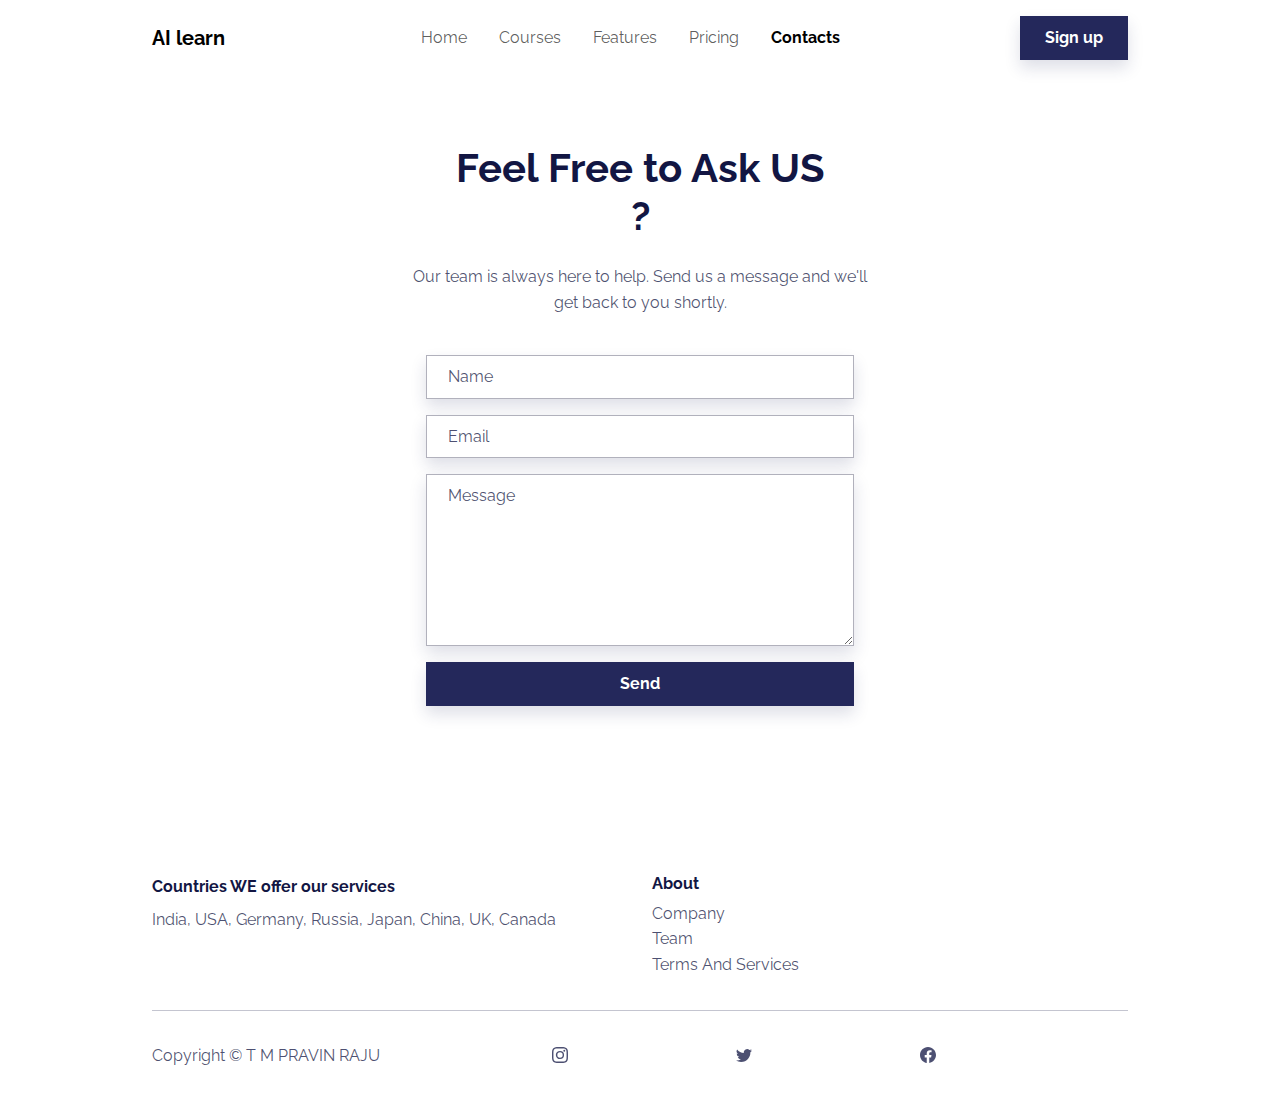
<file: contacts.html>
<!DOCTYPE html>
<html data-bs-theme="light" lang="en">

<head>
    <meta charset="utf-8">
    <meta name="viewport" content="width=device-width, initial-scale=1.0, shrink-to-fit=no">
    <title>Contact</title>
    <link rel="stylesheet" href="assets/bootstrap/css/bootstrap.min.css">
    <link rel="stylesheet" href="https://fonts.googleapis.com/css?family=Raleway:300italic,400italic,600italic,700italic,800italic,400,300,600,700,800&amp;display=swap">
    <link rel="stylesheet" href="assets/css/bs-theme-overrides.css">
    <link rel="stylesheet" href="assets/css/Articles-Cards-images.css">
</head>

<body>
    <nav class="navbar navbar-expand-md fixed-top navbar-shrink py-3 navbar-light" id="mainNav">
        <div class="container"><a class="navbar-brand d-flex align-items-center" href="/"><span>AI learn</span></a><button data-bs-toggle="collapse" class="navbar-toggler" data-bs-target="#navcol-1"><span class="visually-hidden">Toggle navigation</span><span class="navbar-toggler-icon"></span></button>
            <div class="collapse navbar-collapse" id="navcol-1">
                <ul class="navbar-nav mx-auto">
                    <li class="nav-item"><a class="nav-link" href="index.html">Home</a></li>
                    <li class="nav-item"><a class="nav-link" href="features.html">Courses</a></li>
                    <li class="nav-item"><a class="nav-link" href="integrations.html">Features</a></li>
                    <li class="nav-item"><a class="nav-link" href="pricing.html">Pricing</a></li>
                    <li class="nav-item"><a class="nav-link active" href="contacts.html">Contacts</a></li>
                </ul><a class="btn btn-primary shadow" role="button" href="signup.html">Sign up</a>
            </div>
        </div>
    </nav>
    <section class="py-5 mt-5">
        <div class="container py-5">
            <div class="row">
                <div class="col-md-8 col-xl-6 text-center mx-auto">
                    <h2 class="display-6 fw-bold mb-4">Feel Free to Ask US<br>?</h2>
                    <p class="text-muted">Our team is always here to help. Send us a message and we'll get back to you shortly.</p>
                </div>
            </div>
            <div class="row d-flex justify-content-center">
                <div class="col-md-6">
                    <div>
                        <form class="p-3 p-xl-4" method="post" data-bs-theme="light">
                            <div class="mb-3"><input class="shadow form-control" type="text" id="name-1" name="name" placeholder="Name"></div>
                            <div class="mb-3"><input class="shadow form-control" type="email" id="email-1" name="email" placeholder="Email"></div>
                            <div class="mb-3"><textarea class="shadow form-control" id="message-1" name="message" rows="6" placeholder="Message"></textarea></div>
                            <div><button class="btn btn-primary shadow d-block w-100" type="submit">Send </button></div>
                        </form>
                    </div>
                </div>
            </div>
        </div>
    </section>
    <footer>
        <div class="container py-4 py-lg-5">
            <div class="row row-cols-2 row-cols-md-4">
                <div class="col-12 col-md-3 col-lg-6">
                    <div class="fw-bold d-flex align-items-center mb-2"><span>Countries WE offer our services</span></div>
                    <p class="text-muted">India, USA, Germany, Russia, Japan, China, UK, Canada</p>
                </div>
                <div class="col-sm-4 col-md-3 col-lg-5 text-lg-start d-flex flex-column">
                    <h3 class="fs-6 fw-bold">About</h3>
                    <ul class="list-unstyled">
                        <li><a href="#">Company</a></li>
                        <li><a href="#">Team</a></li>
                        <li><a href="#">Terms And Services</a></li>
                    </ul>
                </div>
            </div>
            <hr>
            <div class="text-muted d-flex justify-content-between align-items-center pt-3">
                <p class="mb-0">Copyright © T M PRAVIN RAJU&nbsp;</p><svg xmlns="http://www.w3.org/2000/svg" width="1em" height="1em" fill="currentColor" viewBox="0 0 16 16" class="bi bi-instagram">
                    <path d="M8 0C5.829 0 5.556.01 4.703.048 3.85.088 3.269.222 2.76.42a3.917 3.917 0 0 0-1.417.923A3.927 3.927 0 0 0 .42 2.76C.222 3.268.087 3.85.048 4.7.01 5.555 0 5.827 0 8.001c0 2.172.01 2.444.048 3.297.04.852.174 1.433.372 1.942.205.526.478.972.923 1.417.444.445.89.719 1.416.923.51.198 1.09.333 1.942.372C5.555 15.99 5.827 16 8 16s2.444-.01 3.298-.048c.851-.04 1.434-.174 1.943-.372a3.916 3.916 0 0 0 1.416-.923c.445-.445.718-.891.923-1.417.197-.509.332-1.09.372-1.942C15.99 10.445 16 10.173 16 8s-.01-2.445-.048-3.299c-.04-.851-.175-1.433-.372-1.941a3.926 3.926 0 0 0-.923-1.417A3.911 3.911 0 0 0 13.24.42c-.51-.198-1.092-.333-1.943-.372C10.443.01 10.172 0 7.998 0h.003zm-.717 1.442h.718c2.136 0 2.389.007 3.232.046.78.035 1.204.166 1.486.275.373.145.64.319.92.599.28.28.453.546.598.92.11.281.24.705.275 1.485.039.843.047 1.096.047 3.231s-.008 2.389-.047 3.232c-.035.78-.166 1.203-.275 1.485a2.47 2.47 0 0 1-.599.919c-.28.28-.546.453-.92.598-.28.11-.704.24-1.485.276-.843.038-1.096.047-3.232.047s-2.39-.009-3.233-.047c-.78-.036-1.203-.166-1.485-.276a2.478 2.478 0 0 1-.92-.598 2.48 2.48 0 0 1-.6-.92c-.109-.281-.24-.705-.275-1.485-.038-.843-.046-1.096-.046-3.233 0-2.136.008-2.388.046-3.231.036-.78.166-1.204.276-1.486.145-.373.319-.64.599-.92.28-.28.546-.453.92-.598.282-.11.705-.24 1.485-.276.738-.034 1.024-.044 2.515-.045v.002zm4.988 1.328a.96.96 0 1 0 0 1.92.96.96 0 0 0 0-1.92zm-4.27 1.122a4.109 4.109 0 1 0 0 8.217 4.109 4.109 0 0 0 0-8.217zm0 1.441a2.667 2.667 0 1 1 0 5.334 2.667 2.667 0 0 1 0-5.334"></path>
                </svg><svg xmlns="http://www.w3.org/2000/svg" width="1em" height="1em" fill="currentColor" viewBox="0 0 16 16" class="bi bi-twitter">
                    <path d="M5.026 15c6.038 0 9.341-5.003 9.341-9.334 0-.14 0-.282-.006-.422A6.685 6.685 0 0 0 16 3.542a6.658 6.658 0 0 1-1.889.518 3.301 3.301 0 0 0 1.447-1.817 6.533 6.533 0 0 1-2.087.793A3.286 3.286 0 0 0 7.875 6.03a9.325 9.325 0 0 1-6.767-3.429 3.289 3.289 0 0 0 1.018 4.382A3.323 3.323 0 0 1 .64 6.575v.045a3.288 3.288 0 0 0 2.632 3.218 3.203 3.203 0 0 1-.865.115 3.23 3.23 0 0 1-.614-.057 3.283 3.283 0 0 0 3.067 2.277A6.588 6.588 0 0 1 .78 13.58a6.32 6.32 0 0 1-.78-.045A9.344 9.344 0 0 0 5.026 15"></path>
                </svg><svg xmlns="http://www.w3.org/2000/svg" width="1em" height="1em" fill="currentColor" viewBox="0 0 16 16" class="bi bi-facebook">
                    <path d="M16 8.049c0-4.446-3.582-8.05-8-8.05C3.58 0-.002 3.603-.002 8.05c0 4.017 2.926 7.347 6.75 7.951v-5.625h-2.03V8.05H6.75V6.275c0-2.017 1.195-3.131 3.022-3.131.876 0 1.791.157 1.791.157v1.98h-1.009c-.993 0-1.303.621-1.303 1.258v1.51h2.218l-.354 2.326H9.25V16c3.824-.604 6.75-3.934 6.75-7.951"></path>
                </svg>
                <ul class="list-inline mb-0">
                    <li class="list-inline-item"></li>
                    <li class="list-inline-item"></li>
                    <li class="list-inline-item"></li>
                </ul>
            </div>
        </div>
    </footer>
    <script src="assets/bootstrap/js/bootstrap.min.js"></script>
    <script src="assets/js/startup-modern.js"></script>
</body>

</html>
</file>
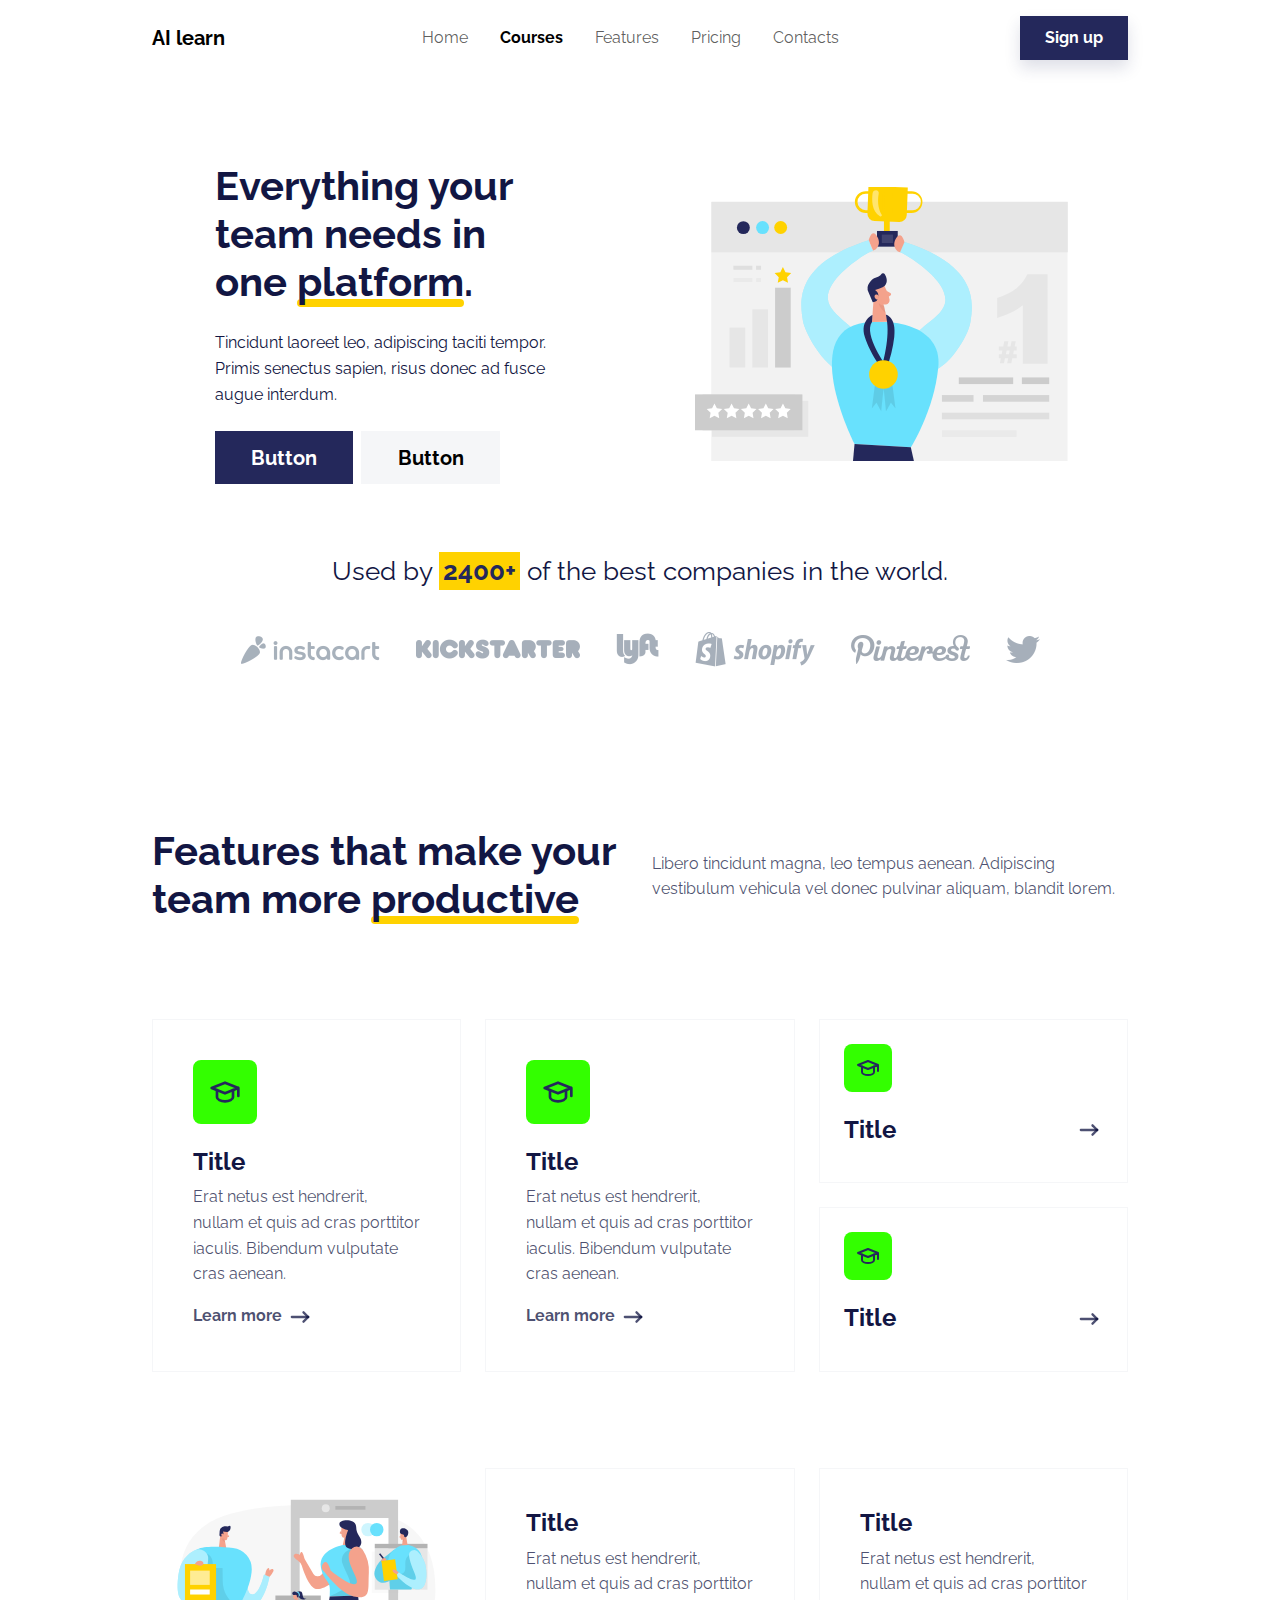
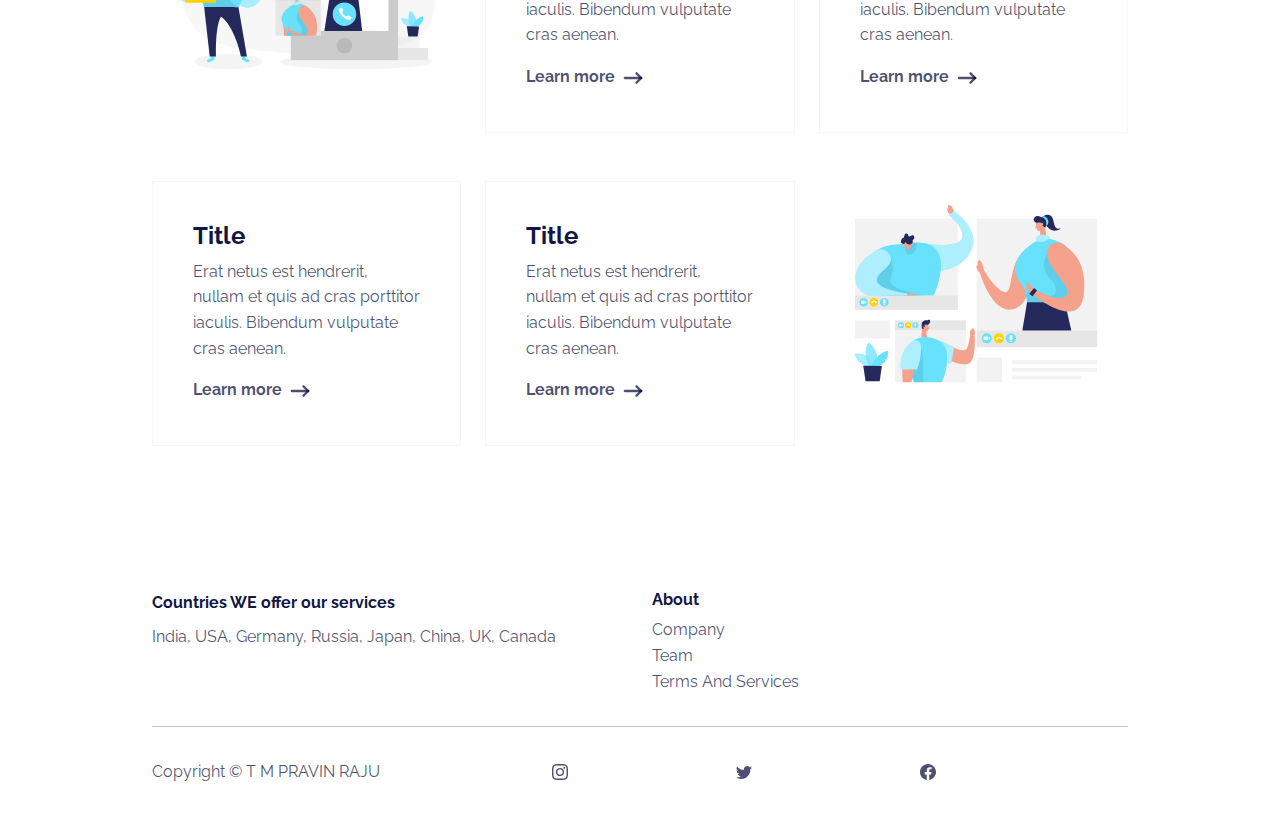
<file: features.html>
<!DOCTYPE html>
<html data-bs-theme="light" lang="en">

<head>
    <meta charset="utf-8">
    <meta name="viewport" content="width=device-width, initial-scale=1.0, shrink-to-fit=no">
    <title>Features - Brand</title>
    <link rel="stylesheet" href="assets/bootstrap/css/bootstrap.min.css">
    <link rel="stylesheet" href="https://fonts.googleapis.com/css?family=Raleway:300italic,400italic,600italic,700italic,800italic,400,300,600,700,800&amp;display=swap">
    <link rel="stylesheet" href="assets/css/bs-theme-overrides.css">
    <link rel="stylesheet" href="assets/css/Articles-Cards-images.css">
</head>

<body>
    <nav class="navbar navbar-expand-md fixed-top navbar-shrink py-3 navbar-light" id="mainNav">
        <div class="container"><a class="navbar-brand d-flex align-items-center" href="/"><span>AI learn</span></a><button data-bs-toggle="collapse" class="navbar-toggler" data-bs-target="#navcol-1"><span class="visually-hidden">Toggle navigation</span><span class="navbar-toggler-icon"></span></button>
            <div class="collapse navbar-collapse" id="navcol-1">
                <ul class="navbar-nav mx-auto">
                    <li class="nav-item"><a class="nav-link" href="index.html">Home</a></li>
                    <li class="nav-item"><a class="nav-link active" href="features.html">Courses</a></li>
                    <li class="nav-item"><a class="nav-link" href="integrations.html">Features</a></li>
                    <li class="nav-item"><a class="nav-link" href="pricing.html">Pricing</a></li>
                    <li class="nav-item"><a class="nav-link" href="contacts.html">Contacts</a></li>
                </ul><a class="btn btn-primary shadow" role="button" href="signup.html">Sign up</a>
            </div>
        </div>
    </nav>
    <section class="py-5 mt-5">
        <div class="container py-4 py-xl-5">
            <div class="row gy-4 gy-md-0">
                <div class="col-md-6 text-center text-md-start d-flex d-sm-flex d-md-flex justify-content-center align-items-center justify-content-md-start align-items-md-center justify-content-xl-center">
                    <div style="max-width: 350px;">
                        <h1 class="display-6 fw-bold mb-4">Everything your team needs in one&nbsp;<span class="underline">platform</span>.</h1>
                        <p class="my-4">Tincidunt laoreet leo, adipiscing taciti tempor. Primis senectus sapien, risus donec ad fusce augue interdum.</p><a class="btn btn-primary btn-lg me-2" role="button" href="#">Button</a><a class="btn btn-light btn-lg" role="button" href="#">Button</a>
                    </div>
                </div>
                <div class="col-md-6">
                    <div><img class="rounded img-fluid w-100 fit-cover" style="min-height: 300px;" src="assets/img/illustrations/ranking.svg"></div>
                </div>
            </div>
            <div class="text-center mt-5">
                <p class="mb-4" style="font-size: 1.6rem;">Used by <span class="text-primary bg-warning p-1"><strong>2400+</strong></span>&nbsp;of the best companies in the world.</p><a href="#"> <img class="m-3" src="assets/img/brands/instacart.png"></a><a href="#"> <img class="m-3" src="assets/img/brands/kickstarter.png"></a><a href="#"> <img class="m-3" src="assets/img/brands/lyft.png"></a><a href="#"> <img class="m-3" src="assets/img/brands/shopify.png"></a><a href="#"> <img class="m-3" src="assets/img/brands/pinterest.png"></a><a href="#"> <img class="m-3" src="assets/img/brands/twitter.png"></a>
            </div>
        </div>
    </section>
    <section>
        <div class="container py-4 py-xl-5">
            <div class="row mb-5">
                <div class="col-md-8 col-xl-6">
                    <h3 class="display-6 fw-bold pb-4 mb-4">Features that make your team more&nbsp;<span class="underline">productive</span></h3>
                </div>
                <div class="col-md-8 col-xl-6 pt-4">
                    <p class="text-muted">Libero tincidunt magna, leo tempus aenean. Adipiscing vestibulum vehicula vel donec pulvinar aliquam, blandit lorem.</p>
                </div>
            </div>
            <div class="row gy-4 row-cols-1 row-cols-md-2 row-cols-xl-3">
                <div class="col">
                    <div class="card border-light border-1 d-flex justify-content-center p-4">
                        <div class="card-body">
                            <div>
                                <div class="bs-icon-lg bs-icon-rounded bs-icon-secondary d-flex flex-shrink-0 justify-content-center align-items-center d-inline-block mb-4 bs-icon"><svg xmlns="http://www.w3.org/2000/svg" width="1em" height="1em" viewBox="0 0 24 24" stroke-width="2" stroke="currentColor" fill="none" stroke-linecap="round" stroke-linejoin="round" class="icon icon-tabler icon-tabler-school">
                                        <path stroke="none" d="M0 0h24v24H0z" fill="none"></path>
                                        <path d="M22 9l-10 -4l-10 4l10 4l10 -4v6"></path>
                                        <path d="M6 10.6v5.4a6 3 0 0 0 12 0v-5.4"></path>
                                    </svg></div>
                                <h4 class="fw-bold">Title</h4>
                                <p class="text-muted">Erat netus est hendrerit, nullam et quis ad cras porttitor iaculis. Bibendum vulputate cras aenean.</p><a class="fw-bold" href="#">Learn more&nbsp;<svg xmlns="http://www.w3.org/2000/svg" width="1em" height="1em" viewBox="0 0 24 24" stroke-width="2" stroke="currentColor" fill="none" stroke-linecap="round" stroke-linejoin="round" class="icon icon-tabler icon-tabler-arrow-narrow-right fs-3">
                                        <path stroke="none" d="M0 0h24v24H0z" fill="none"></path>
                                        <path d="M5 12l14 0"></path>
                                        <path d="M15 16l4 -4"></path>
                                        <path d="M15 8l4 4"></path>
                                    </svg></a>
                            </div>
                        </div>
                    </div>
                </div>
                <div class="col">
                    <div class="card border-light border-1 d-flex justify-content-center p-4">
                        <div class="card-body">
                            <div>
                                <div class="bs-icon-lg bs-icon-rounded bs-icon-secondary d-flex flex-shrink-0 justify-content-center align-items-center d-inline-block mb-4 bs-icon"><svg xmlns="http://www.w3.org/2000/svg" width="1em" height="1em" viewBox="0 0 24 24" stroke-width="2" stroke="currentColor" fill="none" stroke-linecap="round" stroke-linejoin="round" class="icon icon-tabler icon-tabler-school">
                                        <path stroke="none" d="M0 0h24v24H0z" fill="none"></path>
                                        <path d="M22 9l-10 -4l-10 4l10 4l10 -4v6"></path>
                                        <path d="M6 10.6v5.4a6 3 0 0 0 12 0v-5.4"></path>
                                    </svg></div>
                                <h4 class="fw-bold">Title</h4>
                                <p class="text-muted">Erat netus est hendrerit, nullam et quis ad cras porttitor iaculis. Bibendum vulputate cras aenean.</p><a class="fw-bold" href="#">Learn more&nbsp;<svg xmlns="http://www.w3.org/2000/svg" width="1em" height="1em" viewBox="0 0 24 24" stroke-width="2" stroke="currentColor" fill="none" stroke-linecap="round" stroke-linejoin="round" class="icon icon-tabler icon-tabler-arrow-narrow-right fs-3">
                                        <path stroke="none" d="M0 0h24v24H0z" fill="none"></path>
                                        <path d="M5 12l14 0"></path>
                                        <path d="M15 16l4 -4"></path>
                                        <path d="M15 8l4 4"></path>
                                    </svg></a>
                            </div>
                        </div>
                    </div>
                </div>
                <div class="col d-flex justify-content-between flex-xl-column">
                    <div class="card border-light border-1 d-flex flex-grow-1 justify-content-center p-2 me-3 me-xl-0 mb-xl-4">
                        <div class="card-body">
                            <div class="bs-icon-md bs-icon-rounded bs-icon-secondary d-flex flex-shrink-0 justify-content-center align-items-center d-inline-block mb-4 bs-icon"><svg xmlns="http://www.w3.org/2000/svg" width="1em" height="1em" viewBox="0 0 24 24" stroke-width="2" stroke="currentColor" fill="none" stroke-linecap="round" stroke-linejoin="round" class="icon icon-tabler icon-tabler-school">
                                    <path stroke="none" d="M0 0h24v24H0z" fill="none"></path>
                                    <path d="M22 9l-10 -4l-10 4l10 4l10 -4v6"></path>
                                    <path d="M6 10.6v5.4a6 3 0 0 0 12 0v-5.4"></path>
                                </svg></div>
                            <div class="d-flex justify-content-between align-items-center">
                                <h4 class="fw-bold mb-0">Title</h4><a class="fw-bold" href="#"><svg xmlns="http://www.w3.org/2000/svg" width="1em" height="1em" viewBox="0 0 24 24" stroke-width="2" stroke="currentColor" fill="none" stroke-linecap="round" stroke-linejoin="round" class="icon icon-tabler icon-tabler-arrow-narrow-right fs-3">
                                        <path stroke="none" d="M0 0h24v24H0z" fill="none"></path>
                                        <path d="M5 12l14 0"></path>
                                        <path d="M15 16l4 -4"></path>
                                        <path d="M15 8l4 4"></path>
                                    </svg></a>
                            </div>
                        </div>
                    </div>
                    <div class="card border-light border-1 d-flex flex-grow-1 justify-content-center p-2">
                        <div class="card-body">
                            <div class="bs-icon-md bs-icon-rounded bs-icon-secondary d-flex flex-shrink-0 justify-content-center align-items-center d-inline-block mb-4 bs-icon"><svg xmlns="http://www.w3.org/2000/svg" width="1em" height="1em" viewBox="0 0 24 24" stroke-width="2" stroke="currentColor" fill="none" stroke-linecap="round" stroke-linejoin="round" class="icon icon-tabler icon-tabler-school">
                                    <path stroke="none" d="M0 0h24v24H0z" fill="none"></path>
                                    <path d="M22 9l-10 -4l-10 4l10 4l10 -4v6"></path>
                                    <path d="M6 10.6v5.4a6 3 0 0 0 12 0v-5.4"></path>
                                </svg></div>
                            <div class="d-flex justify-content-between align-items-center">
                                <h4 class="fw-bold mb-0">Title</h4><a class="fw-bold" href="#"><svg xmlns="http://www.w3.org/2000/svg" width="1em" height="1em" viewBox="0 0 24 24" stroke-width="2" stroke="currentColor" fill="none" stroke-linecap="round" stroke-linejoin="round" class="icon icon-tabler icon-tabler-arrow-narrow-right fs-3">
                                        <path stroke="none" d="M0 0h24v24H0z" fill="none"></path>
                                        <path d="M5 12l14 0"></path>
                                        <path d="M15 16l4 -4"></path>
                                        <path d="M15 8l4 4"></path>
                                    </svg></a>
                            </div>
                        </div>
                    </div>
                </div>
            </div>
        </div>
    </section>
    <section class="py-5">
        <div class="container">
            <div class="row">
                <div class="col-md-4 mb-5"><img class="rounded img-fluid" src="assets/img/illustrations/presentation-2.svg"></div>
                <div class="col d-md-flex align-items-md-end align-items-lg-center mb-5">
                    <div class="row gy-4 row-cols-1 row-cols-md-2 flex-grow-1">
                        <div class="col">
                            <div class="card border-light border-1 d-flex justify-content-center p-4">
                                <div class="card-body">
                                    <div>
                                        <h4 class="fw-bold">Title</h4>
                                        <p class="text-muted d-none d-xl-block">Erat netus est hendrerit, nullam et quis ad cras porttitor iaculis. Bibendum vulputate cras aenean.</p><a class="fw-bold" href="#">Learn more&nbsp;<svg xmlns="http://www.w3.org/2000/svg" width="1em" height="1em" viewBox="0 0 24 24" stroke-width="2" stroke="currentColor" fill="none" stroke-linecap="round" stroke-linejoin="round" class="icon icon-tabler icon-tabler-arrow-narrow-right fs-3">
                                                <path stroke="none" d="M0 0h24v24H0z" fill="none"></path>
                                                <path d="M5 12l14 0"></path>
                                                <path d="M15 16l4 -4"></path>
                                                <path d="M15 8l4 4"></path>
                                            </svg></a>
                                    </div>
                                </div>
                            </div>
                        </div>
                        <div class="col">
                            <div class="card border-light border-1 d-flex justify-content-center p-4">
                                <div class="card-body">
                                    <div>
                                        <h4 class="fw-bold">Title</h4>
                                        <p class="text-muted d-none d-xl-block">Erat netus est hendrerit, nullam et quis ad cras porttitor iaculis. Bibendum vulputate cras aenean.</p><a class="fw-bold" href="#">Learn more&nbsp;<svg xmlns="http://www.w3.org/2000/svg" width="1em" height="1em" viewBox="0 0 24 24" stroke-width="2" stroke="currentColor" fill="none" stroke-linecap="round" stroke-linejoin="round" class="icon icon-tabler icon-tabler-arrow-narrow-right fs-3">
                                                <path stroke="none" d="M0 0h24v24H0z" fill="none"></path>
                                                <path d="M5 12l14 0"></path>
                                                <path d="M15 16l4 -4"></path>
                                                <path d="M15 8l4 4"></path>
                                            </svg></a>
                                    </div>
                                </div>
                            </div>
                        </div>
                    </div>
                </div>
            </div>
            <div class="row">
                <div class="col d-md-flex align-items-md-end align-items-lg-center mb-5">
                    <div class="row gy-4 row-cols-1 row-cols-md-2 flex-grow-1">
                        <div class="col">
                            <div class="card border-light border-1 d-flex justify-content-center p-4">
                                <div class="card-body">
                                    <div>
                                        <h4 class="fw-bold">Title</h4>
                                        <p class="text-muted d-none d-xl-block">Erat netus est hendrerit, nullam et quis ad cras porttitor iaculis. Bibendum vulputate cras aenean.</p><a class="fw-bold" href="#">Learn more&nbsp;<svg xmlns="http://www.w3.org/2000/svg" width="1em" height="1em" viewBox="0 0 24 24" stroke-width="2" stroke="currentColor" fill="none" stroke-linecap="round" stroke-linejoin="round" class="icon icon-tabler icon-tabler-arrow-narrow-right fs-3">
                                                <path stroke="none" d="M0 0h24v24H0z" fill="none"></path>
                                                <path d="M5 12l14 0"></path>
                                                <path d="M15 16l4 -4"></path>
                                                <path d="M15 8l4 4"></path>
                                            </svg></a>
                                    </div>
                                </div>
                            </div>
                        </div>
                        <div class="col">
                            <div class="card border-light border-1 d-flex justify-content-center p-4">
                                <div class="card-body">
                                    <div>
                                        <h4 class="fw-bold">Title</h4>
                                        <p class="text-muted d-none d-xl-block">Erat netus est hendrerit, nullam et quis ad cras porttitor iaculis. Bibendum vulputate cras aenean.</p><a class="fw-bold" href="#">Learn more&nbsp;<svg xmlns="http://www.w3.org/2000/svg" width="1em" height="1em" viewBox="0 0 24 24" stroke-width="2" stroke="currentColor" fill="none" stroke-linecap="round" stroke-linejoin="round" class="icon icon-tabler icon-tabler-arrow-narrow-right fs-3">
                                                <path stroke="none" d="M0 0h24v24H0z" fill="none"></path>
                                                <path d="M5 12l14 0"></path>
                                                <path d="M15 16l4 -4"></path>
                                                <path d="M15 8l4 4"></path>
                                            </svg></a>
                                    </div>
                                </div>
                            </div>
                        </div>
                    </div>
                </div>
                <div class="col-md-4 order-first order-md-last mb-5"><img class="rounded img-fluid" src="assets/img/illustrations/video-call.svg"></div>
            </div>
        </div>
    </section>
    <footer>
        <div class="container py-4 py-lg-5">
            <div class="row row-cols-2 row-cols-md-4">
                <div class="col-12 col-md-3 col-lg-6">
                    <div class="fw-bold d-flex align-items-center mb-2"><span>Countries WE offer our services</span></div>
                    <p class="text-muted">India, USA, Germany, Russia, Japan, China, UK, Canada</p>
                </div>
                <div class="col-sm-4 col-md-3 col-lg-5 text-lg-start d-flex flex-column">
                    <h3 class="fs-6 fw-bold">About</h3>
                    <ul class="list-unstyled">
                        <li><a href="#">Company</a></li>
                        <li><a href="#">Team</a></li>
                        <li><a href="#">Terms And Services</a></li>
                    </ul>
                </div>
            </div>
            <hr>
            <div class="text-muted d-flex justify-content-between align-items-center pt-3">
                <p class="mb-0">Copyright © T M PRAVIN RAJU&nbsp;</p><svg xmlns="http://www.w3.org/2000/svg" width="1em" height="1em" fill="currentColor" viewBox="0 0 16 16" class="bi bi-instagram">
                    <path d="M8 0C5.829 0 5.556.01 4.703.048 3.85.088 3.269.222 2.76.42a3.917 3.917 0 0 0-1.417.923A3.927 3.927 0 0 0 .42 2.76C.222 3.268.087 3.85.048 4.7.01 5.555 0 5.827 0 8.001c0 2.172.01 2.444.048 3.297.04.852.174 1.433.372 1.942.205.526.478.972.923 1.417.444.445.89.719 1.416.923.51.198 1.09.333 1.942.372C5.555 15.99 5.827 16 8 16s2.444-.01 3.298-.048c.851-.04 1.434-.174 1.943-.372a3.916 3.916 0 0 0 1.416-.923c.445-.445.718-.891.923-1.417.197-.509.332-1.09.372-1.942C15.99 10.445 16 10.173 16 8s-.01-2.445-.048-3.299c-.04-.851-.175-1.433-.372-1.941a3.926 3.926 0 0 0-.923-1.417A3.911 3.911 0 0 0 13.24.42c-.51-.198-1.092-.333-1.943-.372C10.443.01 10.172 0 7.998 0h.003zm-.717 1.442h.718c2.136 0 2.389.007 3.232.046.78.035 1.204.166 1.486.275.373.145.64.319.92.599.28.28.453.546.598.92.11.281.24.705.275 1.485.039.843.047 1.096.047 3.231s-.008 2.389-.047 3.232c-.035.78-.166 1.203-.275 1.485a2.47 2.47 0 0 1-.599.919c-.28.28-.546.453-.92.598-.28.11-.704.24-1.485.276-.843.038-1.096.047-3.232.047s-2.39-.009-3.233-.047c-.78-.036-1.203-.166-1.485-.276a2.478 2.478 0 0 1-.92-.598 2.48 2.48 0 0 1-.6-.92c-.109-.281-.24-.705-.275-1.485-.038-.843-.046-1.096-.046-3.233 0-2.136.008-2.388.046-3.231.036-.78.166-1.204.276-1.486.145-.373.319-.64.599-.92.28-.28.546-.453.92-.598.282-.11.705-.24 1.485-.276.738-.034 1.024-.044 2.515-.045v.002zm4.988 1.328a.96.96 0 1 0 0 1.92.96.96 0 0 0 0-1.92zm-4.27 1.122a4.109 4.109 0 1 0 0 8.217 4.109 4.109 0 0 0 0-8.217zm0 1.441a2.667 2.667 0 1 1 0 5.334 2.667 2.667 0 0 1 0-5.334"></path>
                </svg><svg xmlns="http://www.w3.org/2000/svg" width="1em" height="1em" fill="currentColor" viewBox="0 0 16 16" class="bi bi-twitter">
                    <path d="M5.026 15c6.038 0 9.341-5.003 9.341-9.334 0-.14 0-.282-.006-.422A6.685 6.685 0 0 0 16 3.542a6.658 6.658 0 0 1-1.889.518 3.301 3.301 0 0 0 1.447-1.817 6.533 6.533 0 0 1-2.087.793A3.286 3.286 0 0 0 7.875 6.03a9.325 9.325 0 0 1-6.767-3.429 3.289 3.289 0 0 0 1.018 4.382A3.323 3.323 0 0 1 .64 6.575v.045a3.288 3.288 0 0 0 2.632 3.218 3.203 3.203 0 0 1-.865.115 3.23 3.23 0 0 1-.614-.057 3.283 3.283 0 0 0 3.067 2.277A6.588 6.588 0 0 1 .78 13.58a6.32 6.32 0 0 1-.78-.045A9.344 9.344 0 0 0 5.026 15"></path>
                </svg><svg xmlns="http://www.w3.org/2000/svg" width="1em" height="1em" fill="currentColor" viewBox="0 0 16 16" class="bi bi-facebook">
                    <path d="M16 8.049c0-4.446-3.582-8.05-8-8.05C3.58 0-.002 3.603-.002 8.05c0 4.017 2.926 7.347 6.75 7.951v-5.625h-2.03V8.05H6.75V6.275c0-2.017 1.195-3.131 3.022-3.131.876 0 1.791.157 1.791.157v1.98h-1.009c-.993 0-1.303.621-1.303 1.258v1.51h2.218l-.354 2.326H9.25V16c3.824-.604 6.75-3.934 6.75-7.951"></path>
                </svg>
                <ul class="list-inline mb-0">
                    <li class="list-inline-item"></li>
                    <li class="list-inline-item"></li>
                    <li class="list-inline-item"></li>
                </ul>
            </div>
        </div>
    </footer>
    <script src="assets/bootstrap/js/bootstrap.min.js"></script>
    <script src="assets/js/startup-modern.js"></script>
</body>

</html>
</file>
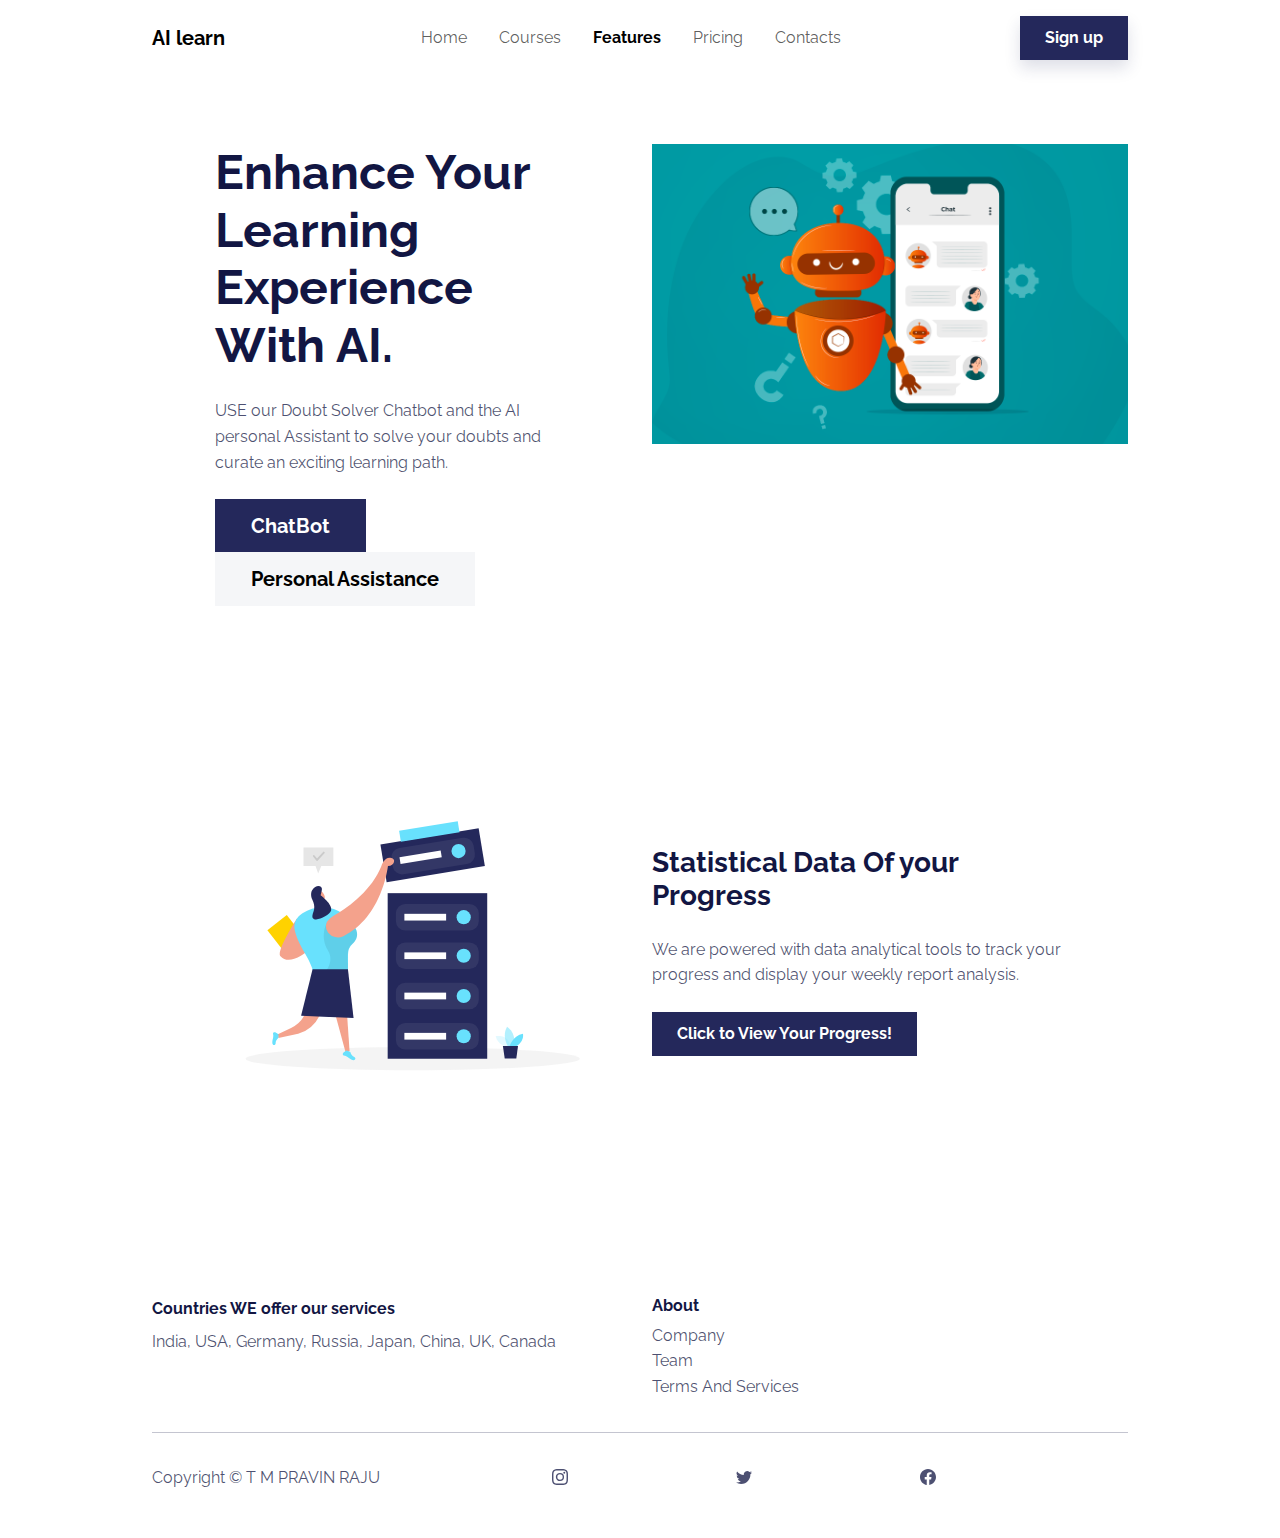
<file: integrations.html>
<!DOCTYPE html>
<html data-bs-theme="light" lang="en">

<head>
    <meta charset="utf-8">
    <meta name="viewport" content="width=device-width, initial-scale=1.0, shrink-to-fit=no">
    <title>AI Features</title>
    <link rel="stylesheet" href="assets/bootstrap/css/bootstrap.min.css">
    <link rel="stylesheet" href="https://fonts.googleapis.com/css?family=Raleway:300italic,400italic,600italic,700italic,800italic,400,300,600,700,800&amp;display=swap">
    <link rel="stylesheet" href="assets/css/bs-theme-overrides.css">
    <link rel="stylesheet" href="assets/css/Articles-Cards-images.css">
</head>

<body>
    <nav class="navbar navbar-expand-md fixed-top navbar-shrink py-3 navbar-light" id="mainNav">
        <div class="container"><a class="navbar-brand d-flex align-items-center" href="/"><span>AI learn</span></a><button data-bs-toggle="collapse" class="navbar-toggler" data-bs-target="#navcol-1"><span class="visually-hidden">Toggle navigation</span><span class="navbar-toggler-icon"></span></button>
            <div class="collapse navbar-collapse" id="navcol-1">
                <ul class="navbar-nav mx-auto">
                    <li class="nav-item"><a class="nav-link" href="index.html">Home</a></li>
                    <li class="nav-item"><a class="nav-link" href="features.html">Courses</a></li>
                    <li class="nav-item"><a class="nav-link active" href="integrations.html">Features</a></li>
                    <li class="nav-item"><a class="nav-link" href="pricing.html">Pricing</a></li>
                    <li class="nav-item"><a class="nav-link" href="contacts.html">Contacts</a></li>
                </ul><a class="btn btn-primary shadow" role="button" href="signup.html">Sign up</a>
            </div>
        </div>
    </nav>
    <section class="py-5 mt-5">
        <div class="container py-4 py-xl-5">
            <div class="row gy-4 gy-md-0">
                <div class="col-md-6 text-center text-md-start d-flex d-sm-flex d-md-flex justify-content-center align-items-center justify-content-md-start align-items-md-center justify-content-xl-center">
                    <div style="max-width: 350px;">
                        <h1 class="display-5 fw-bold mb-4">Enhance Your Learning Experience With AI<span class="underline"></span>.</h1>
                        <p class="text-muted my-4">USE our Doubt Solver Chatbot and the AI personal Assistant to solve your doubts and curate an exciting learning path.</p><a class="btn btn-primary btn-lg me-2" role="button" href="#">ChatBot</a><a class="btn btn-light btn-lg" role="button" href="#">Personal Assistance</a>
                    </div>
                </div>
                <div class="col-md-6">
                    <div><img class="rounded img-fluid w-100 fit-cover" style="min-height: 300px;" src="assets/img/illustrations/knowledge-management-for-chatbot-functioning-1.png"></div>
                </div>
            </div>
        </div>
    </section>
    <section class="py-5">
        <div class="container py-5">
            <div class="row row-cols-1 row-cols-md-2 mx-auto" style="max-width: 900px;">
                <div class="col mb-5"><img class="rounded img-fluid" src="assets/img/illustrations/data-management.svg"></div>
                <div class="col d-md-flex align-items-md-end align-items-lg-center mb-5">
                    <div>
                        <h5 class="fs-3 fw-bold mb-4">Statistical Data Of your Progress</h5>
                        <p class="text-muted mb-4">We are powered with data analytical tools to track your progress and display your weekly report analysis.</p><button class="btn btn-primary" type="button">Click to View Your Progress!</button><a class="fw-bold mb-3" href="#"></a>
                    </div>
                </div>
            </div>
        </div>
    </section>
    <footer>
        <div class="container py-4 py-lg-5">
            <div class="row row-cols-2 row-cols-md-4">
                <div class="col-12 col-md-3 col-lg-6">
                    <div class="fw-bold d-flex align-items-center mb-2"><span>Countries WE offer our services</span></div>
                    <p class="text-muted">India, USA, Germany, Russia, Japan, China, UK, Canada</p>
                </div>
                <div class="col-sm-4 col-md-3 col-lg-5 text-lg-start d-flex flex-column">
                    <h3 class="fs-6 fw-bold">About</h3>
                    <ul class="list-unstyled">
                        <li><a href="#">Company</a></li>
                        <li><a href="#">Team</a></li>
                        <li><a href="#">Terms And Services</a></li>
                    </ul>
                </div>
            </div>
            <hr>
            <div class="text-muted d-flex justify-content-between align-items-center pt-3">
                <p class="mb-0">Copyright © T M PRAVIN RAJU&nbsp;</p><svg xmlns="http://www.w3.org/2000/svg" width="1em" height="1em" fill="currentColor" viewBox="0 0 16 16" class="bi bi-instagram">
                    <path d="M8 0C5.829 0 5.556.01 4.703.048 3.85.088 3.269.222 2.76.42a3.917 3.917 0 0 0-1.417.923A3.927 3.927 0 0 0 .42 2.76C.222 3.268.087 3.85.048 4.7.01 5.555 0 5.827 0 8.001c0 2.172.01 2.444.048 3.297.04.852.174 1.433.372 1.942.205.526.478.972.923 1.417.444.445.89.719 1.416.923.51.198 1.09.333 1.942.372C5.555 15.99 5.827 16 8 16s2.444-.01 3.298-.048c.851-.04 1.434-.174 1.943-.372a3.916 3.916 0 0 0 1.416-.923c.445-.445.718-.891.923-1.417.197-.509.332-1.09.372-1.942C15.99 10.445 16 10.173 16 8s-.01-2.445-.048-3.299c-.04-.851-.175-1.433-.372-1.941a3.926 3.926 0 0 0-.923-1.417A3.911 3.911 0 0 0 13.24.42c-.51-.198-1.092-.333-1.943-.372C10.443.01 10.172 0 7.998 0h.003zm-.717 1.442h.718c2.136 0 2.389.007 3.232.046.78.035 1.204.166 1.486.275.373.145.64.319.92.599.28.28.453.546.598.92.11.281.24.705.275 1.485.039.843.047 1.096.047 3.231s-.008 2.389-.047 3.232c-.035.78-.166 1.203-.275 1.485a2.47 2.47 0 0 1-.599.919c-.28.28-.546.453-.92.598-.28.11-.704.24-1.485.276-.843.038-1.096.047-3.232.047s-2.39-.009-3.233-.047c-.78-.036-1.203-.166-1.485-.276a2.478 2.478 0 0 1-.92-.598 2.48 2.48 0 0 1-.6-.92c-.109-.281-.24-.705-.275-1.485-.038-.843-.046-1.096-.046-3.233 0-2.136.008-2.388.046-3.231.036-.78.166-1.204.276-1.486.145-.373.319-.64.599-.92.28-.28.546-.453.92-.598.282-.11.705-.24 1.485-.276.738-.034 1.024-.044 2.515-.045v.002zm4.988 1.328a.96.96 0 1 0 0 1.92.96.96 0 0 0 0-1.92zm-4.27 1.122a4.109 4.109 0 1 0 0 8.217 4.109 4.109 0 0 0 0-8.217zm0 1.441a2.667 2.667 0 1 1 0 5.334 2.667 2.667 0 0 1 0-5.334"></path>
                </svg><svg xmlns="http://www.w3.org/2000/svg" width="1em" height="1em" fill="currentColor" viewBox="0 0 16 16" class="bi bi-twitter">
                    <path d="M5.026 15c6.038 0 9.341-5.003 9.341-9.334 0-.14 0-.282-.006-.422A6.685 6.685 0 0 0 16 3.542a6.658 6.658 0 0 1-1.889.518 3.301 3.301 0 0 0 1.447-1.817 6.533 6.533 0 0 1-2.087.793A3.286 3.286 0 0 0 7.875 6.03a9.325 9.325 0 0 1-6.767-3.429 3.289 3.289 0 0 0 1.018 4.382A3.323 3.323 0 0 1 .64 6.575v.045a3.288 3.288 0 0 0 2.632 3.218 3.203 3.203 0 0 1-.865.115 3.23 3.23 0 0 1-.614-.057 3.283 3.283 0 0 0 3.067 2.277A6.588 6.588 0 0 1 .78 13.58a6.32 6.32 0 0 1-.78-.045A9.344 9.344 0 0 0 5.026 15"></path>
                </svg><svg xmlns="http://www.w3.org/2000/svg" width="1em" height="1em" fill="currentColor" viewBox="0 0 16 16" class="bi bi-facebook">
                    <path d="M16 8.049c0-4.446-3.582-8.05-8-8.05C3.58 0-.002 3.603-.002 8.05c0 4.017 2.926 7.347 6.75 7.951v-5.625h-2.03V8.05H6.75V6.275c0-2.017 1.195-3.131 3.022-3.131.876 0 1.791.157 1.791.157v1.98h-1.009c-.993 0-1.303.621-1.303 1.258v1.51h2.218l-.354 2.326H9.25V16c3.824-.604 6.75-3.934 6.75-7.951"></path>
                </svg>
                <ul class="list-inline mb-0">
                    <li class="list-inline-item"></li>
                    <li class="list-inline-item"></li>
                    <li class="list-inline-item"></li>
                </ul>
            </div>
        </div>
    </footer>
    <script src="assets/bootstrap/js/bootstrap.min.js"></script>
    <script src="assets/js/startup-modern.js"></script>
</body>

</html>
</file>
<file: assets/css/bs-theme-overrides.css>
:root, [data-bs-theme=light] {
  --bs-secondary: #33ff00;
  --bs-secondary-rgb: 51,255,0;
  --bs-secondary-text-emphasis: #146600;
  --bs-secondary-bg-subtle: #D6FFCC;
  --bs-secondary-border-subtle: #ADFF99;
}

.btn-secondary {
  --bs-btn-color: #000000;
  --bs-btn-bg: #33ff00;
  --bs-btn-border-color: #33ff00;
  --bs-btn-hover-color: #000000;
  --bs-btn-hover-bg: #52FF26;
  --bs-btn-hover-border-color: #47FF19;
  --bs-btn-focus-shadow-rgb: 8,38,0;
  --bs-btn-active-color: #000000;
  --bs-btn-active-bg: #5CFF33;
  --bs-btn-active-border-color: #47FF19;
  --bs-btn-disabled-color: #000000;
  --bs-btn-disabled-bg: #33ff00;
  --bs-btn-disabled-border-color: #33ff00;
}

.btn-outline-secondary {
  --bs-btn-color: #33ff00;
  --bs-btn-border-color: #33ff00;
  --bs-btn-focus-shadow-rgb: 51,255,0;
  --bs-btn-hover-color: #000000;
  --bs-btn-hover-bg: #33ff00;
  --bs-btn-hover-border-color: #33ff00;
  --bs-btn-active-color: #000000;
  --bs-btn-active-bg: #33ff00;
  --bs-btn-active-border-color: #33ff00;
  --bs-btn-disabled-color: #33ff00;
  --bs-btn-disabled-bg: transparent;
  --bs-btn-disabled-border-color: #33ff00;
}
</file>
<file: assets/css/Articles-Cards-images.css>
.fit-cover {
  object-fit: cover;
}
</file>
